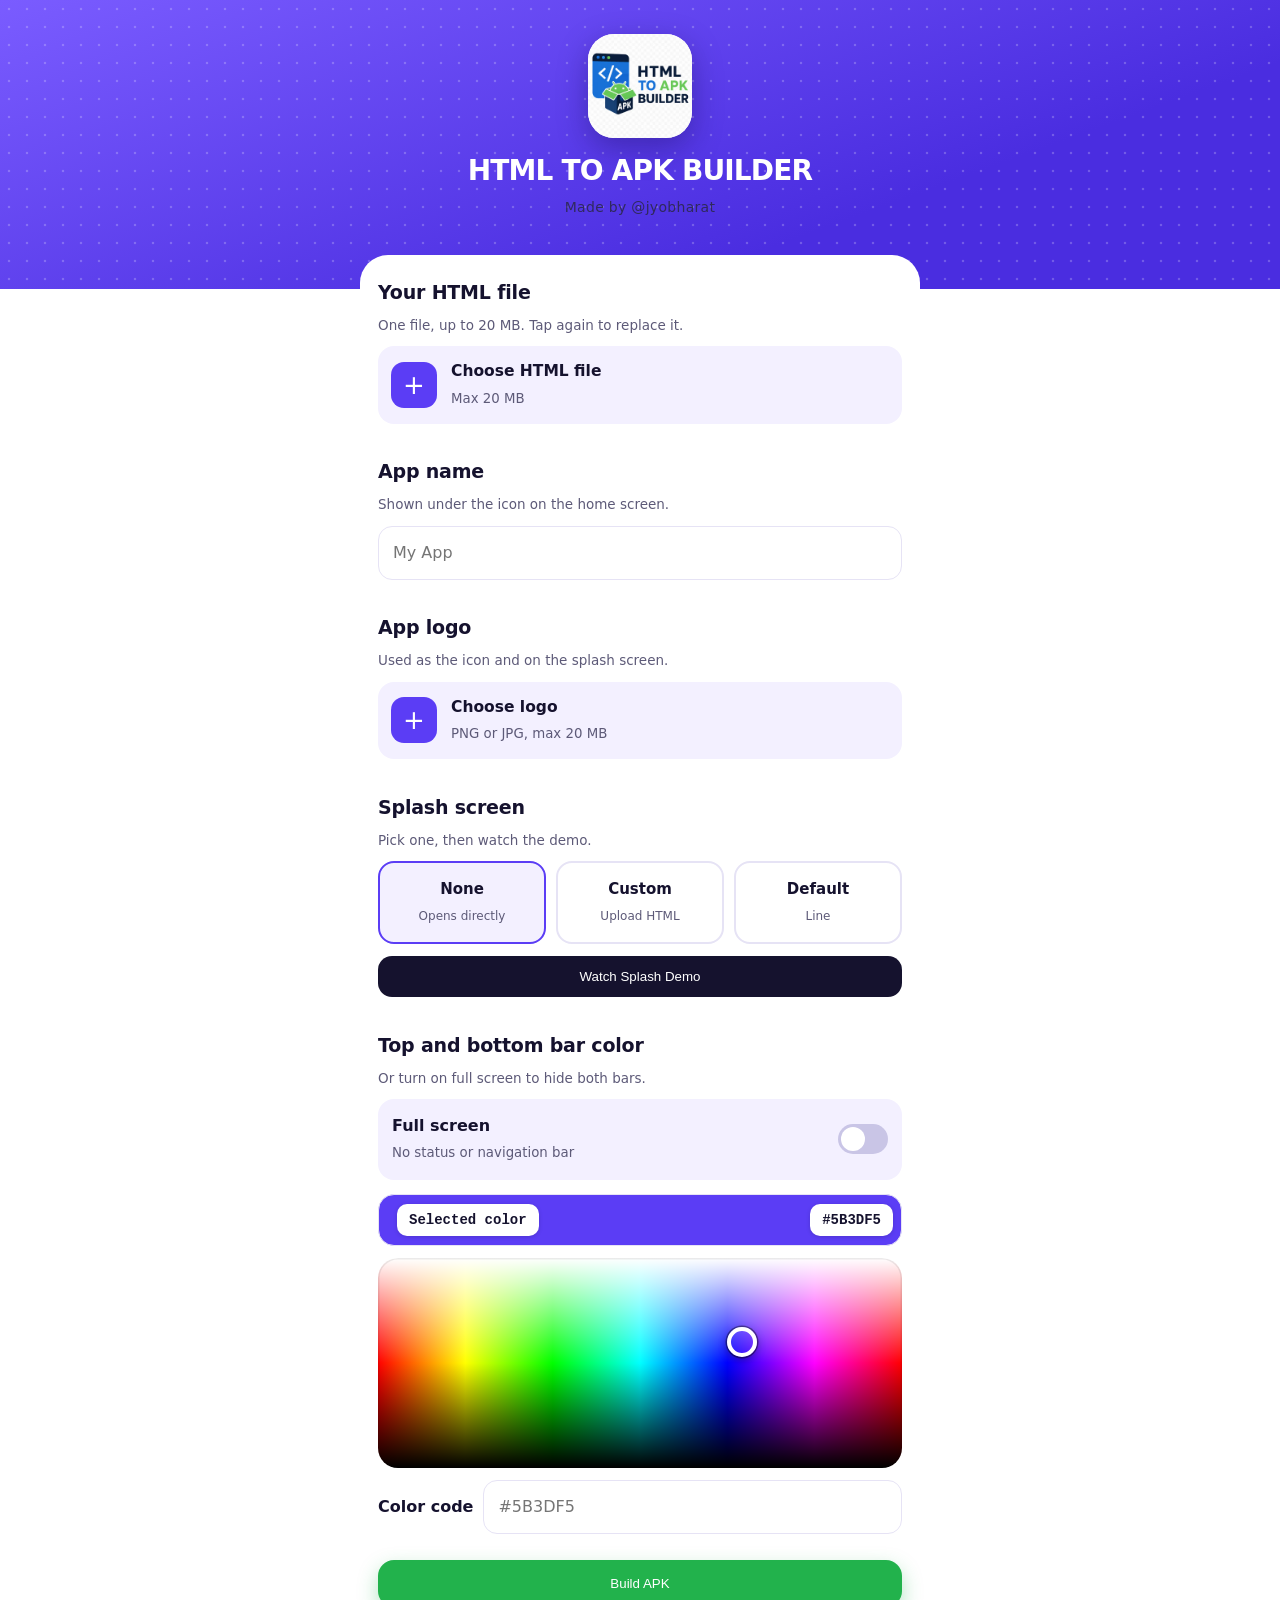
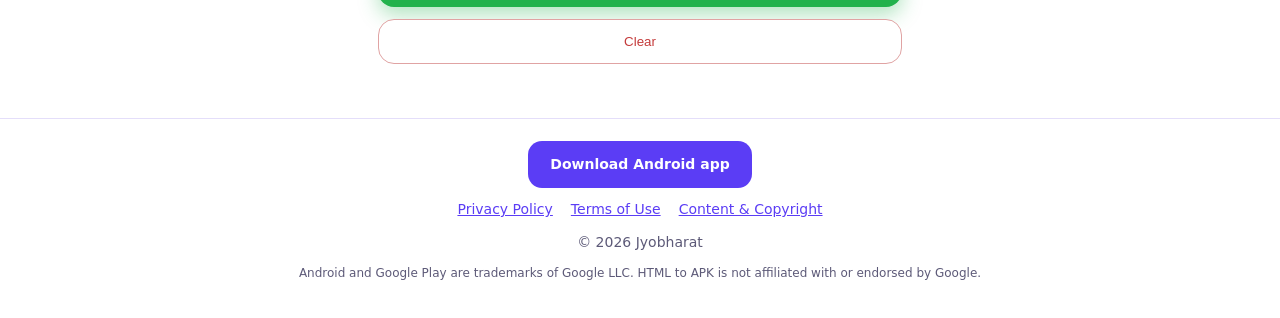
<file: index.html>
<!DOCTYPE html>
<html lang="en"><head><meta charset="utf-8">
<meta name="viewport" content="width=device-width,initial-scale=1,viewport-fit=cover">
<title>HTML TO APK BUILDER</title>
<style>
:root{--p:#5b3df5;--pd:#3b22c9;--ink:#14102e;--mut:#6b6788;--line:#e6e3f5;--soft:#f2f0fd;--g:#22b24c}
*{box-sizing:border-box;-webkit-tap-highlight-color:transparent}
html,body{margin:0}
body{font-family:system-ui,-apple-system,"Segoe UI",Roboto,sans-serif;color:var(--ink);background:#fff;min-height:100vh}
.top{background:radial-gradient(rgba(255,255,255,.22) 1.4px,transparent 1.6px) 0 0/18px 18px,linear-gradient(160deg,#7a5cff,#4a2de0 70%);padding:calc(env(safe-area-inset-top,0px) + 34px) 20px 70px;text-align:center;color:#fff}
.logo{width:104px;height:104px;border-radius:26px;background:#fff;margin:0 auto 16px;display:grid;place-items:center;box-shadow:0 10px 30px rgba(20,10,80,.35);overflow:hidden}
.logo img{width:100%;height:100%;object-fit:contain}
h1{font-size:26px;letter-spacing:.5px;margin:0;font-weight:800}
.by{margin:8px 0 0;font-size:14px;opacity:.85;letter-spacing:.3px}
.sheet{background:#fff;border-radius:28px 28px 0 0;margin-top:-34px;position:relative;padding:22px 18px calc(env(safe-area-inset-bottom,0px) + 30px);max-width:560px;margin-left:auto;margin-right:auto}
h2{font-size:18px;margin:26px 0 4px}h2:first-child{margin-top:0}
.sub{color:var(--mut);font-size:13.5px;margin:0 0 10px}
.pick{display:flex;align-items:center;gap:14px;width:100%;background:var(--soft);border:1.5px dashed transparent;border-radius:16px;padding:12px;font:inherit;color:inherit;text-align:left;cursor:pointer}
.pick .ic{width:46px;height:46px;border-radius:13px;background:var(--p);color:#fff;display:grid;place-items:center;font-size:26px;flex:none;overflow:hidden}
.pick .ic img{width:100%;height:100%;object-fit:cover}
.pick b{display:block;font-size:15.5px;word-break:break-all}.pick small{color:var(--mut)}
.pick.ok{border-color:var(--g);background:#eefaf1}.pick.ok .ic{background:var(--g)}
input[type=text]{width:100%;font:inherit;padding:13px 14px;border:1.5px solid var(--line);border-radius:14px;outline:none;color:var(--ink);background:#fff}
input[type=text]:focus{border-color:var(--p)}
.sp{display:grid;grid-template-columns:repeat(3,1fr);gap:10px}
.sp button{font:inherit;color:inherit;background:#fff;border:2px solid var(--line);border-radius:16px;padding:14px 6px;cursor:pointer;text-align:center}
.sp b{display:block;font-size:15px}.sp small{color:var(--mut);font-size:12px}
.sp button.on{border-color:var(--p);background:var(--soft)}
.demo{margin-top:12px;width:100%;padding:13px;border-radius:14px;border:0;background:var(--ink);color:#fff;font:600 15px inherit;cursor:pointer}
#cw{display:none;margin-top:12px}
.tg{display:flex;justify-content:space-between;align-items:center;background:var(--soft);border-radius:16px;padding:14px}
.tg b{display:block}.tg small{color:var(--mut)}
.sw{width:50px;height:30px;border-radius:30px;background:#c9c5e6;position:relative;border:0;cursor:pointer;flex:none}
.sw::after{content:"";position:absolute;top:3px;left:3px;width:24px;height:24px;border-radius:50%;background:#fff;transition:.2s}
.sw.on{background:var(--p)}.sw.on::after{left:23px}
#cs.off{opacity:.4;pointer-events:none}
.bar{display:flex;align-items:center;justify-content:space-between;height:52px;border-radius:16px;padding:0 8px 0 18px;margin-top:14px;border:1.5px solid var(--line);font-weight:600}
.bar span{background:#fff;color:var(--ink);border-radius:10px;padding:8px 12px;font:700 14px ui-monospace,Menlo,monospace;box-shadow:0 1px 4px rgba(0,0,0,.15)}
#pal{position:relative;height:210px;border-radius:20px;margin-top:12px;touch-action:none;cursor:crosshair;
background:linear-gradient(#fff,rgba(255,255,255,0) 50%,rgba(0,0,0,0) 50%,#000),linear-gradient(90deg,#f00,#ff0,#0f0,#0ff,#00f,#f0f,#f00);box-shadow:inset 0 0 0 1.5px rgba(0,0,0,.08)}
#dot{position:absolute;width:30px;height:30px;margin:-15px 0 0 -15px;border-radius:50%;border:4px solid #fff;box-shadow:0 0 0 1.5px rgba(0,0,0,.4),0 3px 8px rgba(0,0,0,.35);pointer-events:none}
.hx{display:flex;align-items:center;gap:10px;margin-top:12px}.hx label{font-weight:600;white-space:nowrap}
.build{margin-top:26px;width:100%;padding:16px;border:0;border-radius:16px;background:var(--g);color:#fff;font:800 17px inherit;cursor:pointer;box-shadow:0 8px 20px rgba(34,178,76,.35)}
.clear{margin-top:12px;width:100%;padding:14px;border-radius:16px;border:1.5px solid #e0a3a3;background:#fff;color:#c43b3b;font:700 15px inherit;cursor:pointer}
.toast{position:fixed;left:50%;bottom:30px;transform:translateX(-50%) translateY(30px);background:var(--ink);color:#fff;padding:12px 18px;border-radius:14px;opacity:0;transition:.25s;font-size:14px;z-index:60;max-width:90%;text-align:center}
.toast.s{opacity:1;transform:translateX(-50%)}
#md{position:fixed;inset:0;background:rgba(10,6,30,.88);z-index:50;display:none;align-items:center;justify-content:center;flex-direction:column;gap:12px}
#md.o{display:flex}
#st{width:458px;height:960px;transform-origin:center}
.ph{width:458px;height:960px;background:#1b1b1f;border-radius:70px;padding:14px;position:relative;box-shadow:0 0 0 3px #4a4a52,0 20px 60px #000}
.ph iframe{width:430px;height:932px;border:0;border-radius:56px;background:#fff;display:block}
.isl{position:absolute;top:26px;left:50%;transform:translateX(-50%);width:124px;height:36px;border-radius:20px;background:#000;z-index:2}
.hi{position:absolute;bottom:24px;left:50%;transform:translateX(-50%);width:150px;height:5px;border-radius:5px;background:#222;z-index:2;mix-blend-mode:difference;background:#fff}
.mb{display:flex;gap:10px;z-index:3}.mb button{padding:10px 20px;border-radius:12px;border:0;font:600 14px inherit;cursor:pointer}
</style><meta name="description" content="Turn any HTML file into an Android app. Choose a name, logo, splash screen and bar colors. No ads."></head><body>
<div class="top"><div class="logo"><img alt="" src="[data-uri]"></div><h1>HTML TO APK BUILDER</h1><p class="by">Made by @jyobharat</p></div>
<main class="sheet">
<h2>Your HTML file</h2><p class="sub">One file, up to 20 MB. Tap again to replace it.</p>
<button class="pick" id="bh"><span class="ic">+</span><span><b>Choose HTML file</b><small>Max 20 MB</small></span></button>
<input id="fh" type="file" accept=".html,.htm,text/html" hidden>
<h2>App name</h2><p class="sub">Shown under the icon on the home screen.</p>
<input type="text" id="nm" placeholder="My App" maxlength="40">
<h2>App logo</h2><p class="sub">Used as the icon and on the splash screen.</p>
<button class="pick" id="bl"><span class="ic" id="li">+</span><span><b>Choose logo</b><small>PNG or JPG, max 20 MB</small></span></button>
<input id="fl" type="file" accept="image/*" hidden>
<h2>Splash screen</h2><p class="sub">Pick one, then watch the demo.</p>
<div class="sp" id="sp"><button data-v="none" class="on"><b>None</b><small>Opens directly</small></button><button data-v="custom"><b>Custom</b><small>Upload HTML</small></button><button data-v="default"><b>Default</b><small>Line</small></button></div>
<div id="cw"><button class="pick" id="bs"><span class="ic">+</span><span><b>Choose splash HTML</b><small>Max 20 MB</small></span></button><input id="fs" type="file" accept=".html,.htm,text/html" hidden></div>
<button class="demo" id="wd">Watch Splash Demo</button>
<h2>Top and bottom bar color</h2><p class="sub">Or turn on full screen to hide both bars.</p>
<div class="tg"><span><b>Full screen</b><small>No status or navigation bar</small></span><button class="sw" id="fs2" aria-label="Full screen"></button></div>
<div id="cs"><div class="bar" id="bar"><span id="bt">Selected color</span><span id="cc">#5B3DF5</span></div>
<div id="pal"><div id="dot"></div></div>
<div class="hx"><label for="hi">Color code</label><input type="text" id="hi" placeholder="#5B3DF5" maxlength="7" autocapitalize="characters" spellcheck="false"></div></div>
<button class="build" id="bb">Build APK</button>
<button class="clear" id="cl">Clear</button>
</main>
<div id="md"><div id="st"><div class="ph"><div class="isl"></div><iframe id="fr" sandbox="allow-scripts"></iframe><div class="hi"></div></div></div><div class="mb"><button id="rp" style="background:#fff">Replay</button><button id="cx" style="background:var(--p);color:#fff">Close</button></div></div>
<div class="toast" id="ts"></div>
<script>
const $=i=>document.getElementById(i),MAX=20*1024*1024;
const S={html:null,htmlName:'',logo:null,splash:'none',sHtml:null,full:false,color:'#5B3DF5',name:''};
let tt;function toast(m){const t=$('ts');t.textContent=m;t.className='toast s';clearTimeout(tt);tt=setTimeout(()=>t.className='toast',2600)}
const rd=(f,u)=>new Promise(r=>{const x=new FileReader();x.onload=()=>r(x.result);u?x.readAsDataURL(f):x.readAsText(f)});
function ok(f,re,m){if(!f)return 0;if(f.size>MAX){toast('File is too big. Max 20 MB.');return 0}if(!re.test(f.name)&&!re.test(f.type)){toast(m);return 0}return 1}
$('bh').onclick=()=>{$('fh').value='';$('fh').click()};
$('fh').onchange=async e=>{const f=e.target.files[0];if(!ok(f,/\.html?$|text\/html/i,'Please choose an .html file.'))return;S.html=await rd(f);S.htmlName=f.name;paint()};
$('bl').onclick=()=>{$('fl').value='';$('fl').click()};
$('fl').onchange=async e=>{const f=e.target.files[0];if(!ok(f,/^image\/|\.(png|jpe?g)$/i,'Please choose an image.'))return;S.logo=await rd(f,1);paint()};
$('bs').onclick=()=>{$('fs').value='';$('fs').click()};
$('fs').onchange=async e=>{const f=e.target.files[0];if(!ok(f,/\.html?$|text\/html/i,'Please choose an .html file.'))return;S.sHtml=await rd(f);S.sName=f.name;paint()};
$('nm').oninput=e=>S.name=e.target.value;
$('sp').onclick=e=>{const b=e.target.closest('button');if(!b)return;S.splash=b.dataset.v;paint()};
$('fs2').onclick=()=>{S.full=!S.full;paint()};
function paint(){
 const h=$('bh');h.classList.toggle('ok',!!S.html);h.querySelector('.ic').textContent=S.html?'✓':'+';h.querySelector('b').textContent=S.html?S.htmlName:'Choose HTML file';h.querySelector('small').textContent=S.html?'Tap to replace':'Max 20 MB';
 const l=$('bl');l.classList.toggle('ok',!!S.logo);$('li').innerHTML=S.logo?'<img src="'+S.logo+'">':'+';l.querySelector('b').textContent=S.logo?'Logo added':'Choose logo';l.querySelector('small').textContent=S.logo?'Tap to replace':'PNG or JPG, max 20 MB';
 document.querySelectorAll('#sp button').forEach(b=>b.classList.toggle('on',b.dataset.v===S.splash));
 $('cw').style.display=S.splash==='custom'?'block':'none';
 const s=$('bs');s.classList.toggle('ok',!!S.sHtml);s.querySelector('.ic').textContent=S.sHtml?'✓':'+';s.querySelector('b').textContent=S.sHtml?S.sName:'Choose splash HTML';s.querySelector('small').textContent=S.sHtml?'Tap to replace':'Max 20 MB';
 $('fs2').classList.toggle('on',S.full);$('cs').classList.toggle('off',S.full);
 $('bar').style.background=S.color;$('cc').textContent=S.color;
 const lum=lumOf(S.color);$('bt').textContent='Selected color';$('bar').style.color=lum>.55?'#14102e':'#fff';
}
function lumOf(h){const n=parseInt(h.slice(1),16);return(.299*(n>>16)+.587*((n>>8)&255)+.114*(n&255))/255}
/* color picker: x = hue, y = light→dark */
const pal=$('pal'),dot=$('dot');
function hsl2hex(h,s,l){s/=100;l/=100;const a=s*Math.min(l,1-l),f=n=>{const k=(n+h/30)%12;return Math.round(255*(l-a*Math.max(-1,Math.min(k-3,9-k,1))))};return'#'+[f(0),f(8),f(4)].map(v=>v.toString(16).padStart(2,'0')).join('').toUpperCase()}
function hex2hsl(hex){const n=parseInt(hex.slice(1),16),r=(n>>16)/255,g=((n>>8)&255)/255,b=(n&255)/255,mx=Math.max(r,g,b),mn=Math.min(r,g,b),l=(mx+mn)/2,d=mx-mn;let h=0;if(d){h=mx===r?((g-b)/d)%6:mx===g?(b-r)/d+2:(r-g)/d+4;h*=60;if(h<0)h+=360}return[h,l]}
function moveDot(hex){const[h,l]=hex2hsl(hex);dot.style.left=(h/360*100)+'%';dot.style.top=((1-l)*100)+'%'}
function fromPt(e){const r=pal.getBoundingClientRect(),x=Math.max(0,Math.min(1,(e.clientX-r.left)/r.width)),y=Math.max(0,Math.min(1,(e.clientY-r.top)/r.height));
 dot.style.left=x*100+'%';dot.style.top=y*100+'%';
 const l=1-y;let c;if(l>.5){const t=(l-.5)*2;/* mix with white */c=hsl2hex(x*359.9,100,50+50*t)}else{c=hsl2hex(x*359.9,100,50*l*2)}
 S.color=c;$('hi').value=c;paint()}
let drag=0;pal.onpointerdown=e=>{drag=1;pal.setPointerCapture(e.pointerId);fromPt(e)};pal.onpointermove=e=>drag&&fromPt(e);pal.onpointerup=()=>drag=0;
$('hi').oninput=e=>{let v=e.target.value.trim().toUpperCase();if(v&&v[0]!=='#')v='#'+v;e.target.value=v;
 if(/^#[0-9A-F]{3}$/.test(v))v='#'+v.slice(1).split('').map(c=>c+c).join('');
 if(/^#[0-9A-F]{6}$/.test(v)){S.color=v;moveDot(v);paint()}};
/* splash demo */
function dflt(){const L=S.logo?'<img src="'+S.logo+'" style="width:110px;height:110px;border-radius:26px;object-fit:cover">':'<div style="width:110px;height:110px;border-radius:26px;background:'+S.color+';color:#fff;display:grid;place-items:center;font:800 48px system-ui">'+((S.name||'A')[0]).toUpperCase()+'</div>';
 return '<body style="margin:0;height:100vh;background:#fff;display:flex;flex-direction:column;align-items:center;justify-content:center;font-family:system-ui;gap:20px">'+L+'<div style="font:700 22px system-ui;color:#14102e">'+esc(S.name||'My App')+'</div><div style="width:120px;height:4px;border-radius:4px;background:#ececf5;overflow:hidden;margin-top:14px"><i style="display:block;height:100%;width:100%;background:'+S.color+';border-radius:4px;animation:l 2s ease-in-out forwards;transform:translateX(-100%)"></i></div><style>@keyframes l{to{transform:none}}</style></body>'}
const esc=s=>s.replace(/[&<>"]/g,c=>({'&':'&amp;','<':'&lt;','>':'&gt;','"':'&quot;'}[c]));
const bars=()=>S.full?'':'<div style="position:fixed;top:0;left:0;right:0;height:50px;background:'+S.color+';z-index:9"></div>';
let dt;
function main(){const h=S.html||'<body style="font-family:system-ui;display:grid;place-items:center;height:100vh;text-align:center;color:#6b6788;margin:0"><p>Your HTML app will open here.<br>Upload an HTML file first.</p></body>';return h}
function play(){clearTimeout(dt);const f=$('fr');
 if(S.splash==='none'){f.srcdoc=main();return}
 if(S.splash==='custom'&&!S.sHtml){f.srcdoc='<body style="font-family:system-ui;display:grid;place-items:center;height:100vh;color:#6b6788;text-align:center;margin:0"><p>Upload your splash HTML<br>to see it here.</p></body>';return}
 f.srcdoc=S.splash==='custom'?S.sHtml:dflt();dt=setTimeout(()=>f.srcdoc=main(),S.splash==='custom'?3500:2400)}
function fit(){const k=Math.min(1,(innerHeight-90)/960,(innerWidth-20)/458);$('st').style.transform='scale('+k+')';$('st').style.margin=(960*(k-1)/2)+'px '+(458*(k-1)/2)+'px'}
$('wd').onclick=()=>{$('md').classList.add('o');fit();play()};
$('rp').onclick=play;$('cx').onclick=()=>{clearTimeout(dt);$('md').classList.remove('o');$('fr').srcdoc=''};
addEventListener('resize',fit);
/* build + clear */
$('bb').onclick=()=>{
 if(!S.html)return toast('Choose your HTML file first.');
 if(!S.name.trim())return toast('Enter an app name.');
 if(S.splash==='custom'&&!S.sHtml)return toast('Choose your splash HTML.');
 const cfg={html:S.html,appName:S.name.trim(),logo:S.logo,splash:S.splash,splashHtml:S.splash==='custom'?S.sHtml:null,fullScreen:S.full,barColor:S.full?null:S.color};
 if(window.HtmlToApk&&window.HtmlToApk.build){window.HtmlToApk.build(cfg);toast('Building your APK…')}
 else{window.dispatchEvent(new CustomEvent('build-apk',{detail:cfg}));toast('Build started…')}};
$('cl').onclick=()=>{clearTimeout(dt);Object.assign(S,{html:null,htmlName:'',logo:null,splash:'none',sHtml:null,sName:'',full:false,color:'#5B3DF5',name:''});
 ['fh','fl','fs'].forEach(i=>$(i).value='');$('nm').value='';$('hi').value='';moveDot(S.color);paint();toast('Everything cleared.')};
moveDot(S.color);paint();
</script>
<style>
#xo{position:fixed;inset:0;z-index:70;display:none;align-items:flex-end;justify-content:center;background:rgba(20,16,46,.55)}
#xo.o{display:flex}
.xb{width:100%;max-width:560px;background:#fff;border-radius:28px 28px 0 0;padding:26px 20px calc(env(safe-area-inset-bottom,0px) + 22px);text-align:center}
.xb [hidden]{display:none!important}
.xb h3{margin:12px 0 4px;font-size:18px;word-break:break-word}
.xb p{margin:0;color:var(--mut);font-size:13.5px}
.xr{width:42px;height:42px;margin:0 auto;border:4px solid var(--soft);border-top-color:var(--p);border-radius:50%;animation:xs .9s linear infinite}
@keyframes xs{to{transform:rotate(1turn)}}
.xp{height:8px;background:var(--soft);border-radius:8px;overflow:hidden;margin:14px 0 6px}
.xp i{display:block;height:100%;width:0;background:var(--p);transition:width .2s}
.xk{width:58px;height:58px;margin:0 auto;border-radius:50%;background:var(--g);color:#fff;display:grid;place-items:center;font-size:30px;font-weight:800}
.xk.e{background:#e5484d}
.xa{display:grid;grid-template-columns:1fr 1fr;gap:10px;margin:16px 0 6px}
.xa button{padding:14px;border:0;border-radius:14px;font:700 15px inherit;cursor:pointer;background:var(--p);color:#fff}
.xa button+button{background:var(--soft);color:var(--ink)}
.xg{margin-top:6px;background:none;border:0;color:var(--mut);font:600 14px inherit;padding:10px;cursor:pointer}
</style>
<div id="xo"><div class="xb">
 <div id="xp1"><div class="xr"></div><h3 id="xm">Starting...</h3><div class="xp"><i id="xf"></i></div><p id="xn">0%</p></div>
 <div id="xd" hidden><div class="xk">&#10003;</div><h3 id="xk2"></h3><p id="xz"></p><div class="xa"><button id="xdl">Download</button><button id="xsh">Share</button></div><button class="xg" id="xc1">Done</button></div>
 <div id="xe" hidden><div class="xk e">!</div><h3 id="xem"></h3><a class="xg" href="html-to-apk.apk" download style="display:block;text-decoration:none">Download Android app</a><button class="xg" id="xc2">Close</button></div>
</div></div>
<script>
/* Engine bridge: connects this UI to the Android "ApkEngine" (inside the HTML to APK app) */
(function(){
 const g=i=>document.getElementById(i);let busy=false;
 const view=v=>['xp1','xd','xe'].forEach(x=>g(x).hidden=x!==v);
 const show=v=>{g('xo').classList.add('o');view(v)};
 const hide=()=>{g('xo').classList.remove('o');busy=false};
 const eng=()=>window.ApkEngine&&window.ApkEngine.build?window.ApkEngine:null;
 window.onBuildProgress=(p,m)=>{g('xf').style.width=p+'%';g('xn').textContent=Math.round(p)+'%';if(m)g('xm').textContent=m};
 window.onBuildDone=sz=>{busy=false;g('xk2').textContent=(S.name.trim()||'App')+'.apk';g('xz').textContent=sz?(sz/1048576).toFixed(2)+' MB':'';view('xd')};
 window.onBuildError=m=>{busy=false;g('xem').textContent=m||'The build failed. Please try again.';view('xe')};
 g('xc1').onclick=g('xc2').onclick=hide;
 g('xdl').onclick=()=>{if(window.ApkEngine)window.ApkEngine.download()};
 g('xsh').onclick=()=>{if(window.ApkEngine)window.ApkEngine.share()};
 const b64=s=>{const u=new TextEncoder().encode(s);let r='';for(let i=0;i<u.length;i+=32768)r+=String.fromCharCode.apply(null,u.subarray(i,i+32768));return btoa(r)};
 const small=(url,max)=>new Promise(res=>{if(!url)return res('');const im=new Image();
  im.onload=()=>{const k=Math.min(1,max/Math.max(im.width,im.height)),c=document.createElement('canvas');
   c.width=Math.max(1,Math.round(im.width*k));c.height=Math.max(1,Math.round(im.height*k));
   c.getContext('2d').drawImage(im,0,0,c.width,c.height);res(c.toDataURL('image/png'))};
  im.onerror=()=>res(url);im.src=url});
 window.HtmlToApk={build:async cfg=>{
  if(busy)return;busy=true;show('xp1');onBuildProgress(2,'Preparing...');
  if(!eng()){setTimeout(()=>onBuildError('Building directly in the browser is not available yet. Download the Android app to create your APK now.'),600);return}
  try{
   const logo=await small(cfg.logo,512);let sh='';
   if(cfg.splash==='default'){const old=S.logo;S.logo=logo||null;sh=dflt();S.logo=old}
   else if(cfg.splash==='custom')sh=cfg.splashHtml||'';
   const bar=cfg.fullScreen?'#FFFFFF':cfg.barColor;
   const c={appName:cfg.appName,fullscreen:!!cfg.fullScreen,statusColor:bar,navColor:bar,
            splash:sh?'html':'none',splashMs:cfg.splash==='custom'?3500:2400,splashHtml:sh?b64(sh):''};
   window.ApkEngine.build(JSON.stringify(c),b64(cfg.html),logo?logo.split(',')[1]:'');
  }catch(e){onBuildError(String(e))}
 }};
})();
</script>

<footer class="sf"><a class="dl" href="html-to-apk.apk" download>Download Android app</a>
<nav><a href="privacy.html">Privacy Policy</a><a href="terms.html">Terms of Use</a><a href="content-policy.html">Content &amp; Copyright</a></nav>
&copy; 2026 Jyobharat<small>Android and Google Play are trademarks of Google LLC. HTML to APK is not affiliated with or endorsed by Google.</small></footer>
<link rel="stylesheet" href="site.css"><style>footer.sf{background:#fff;margin-top:24px}</style><script src="site.js"></script>
</body></html>
</file>
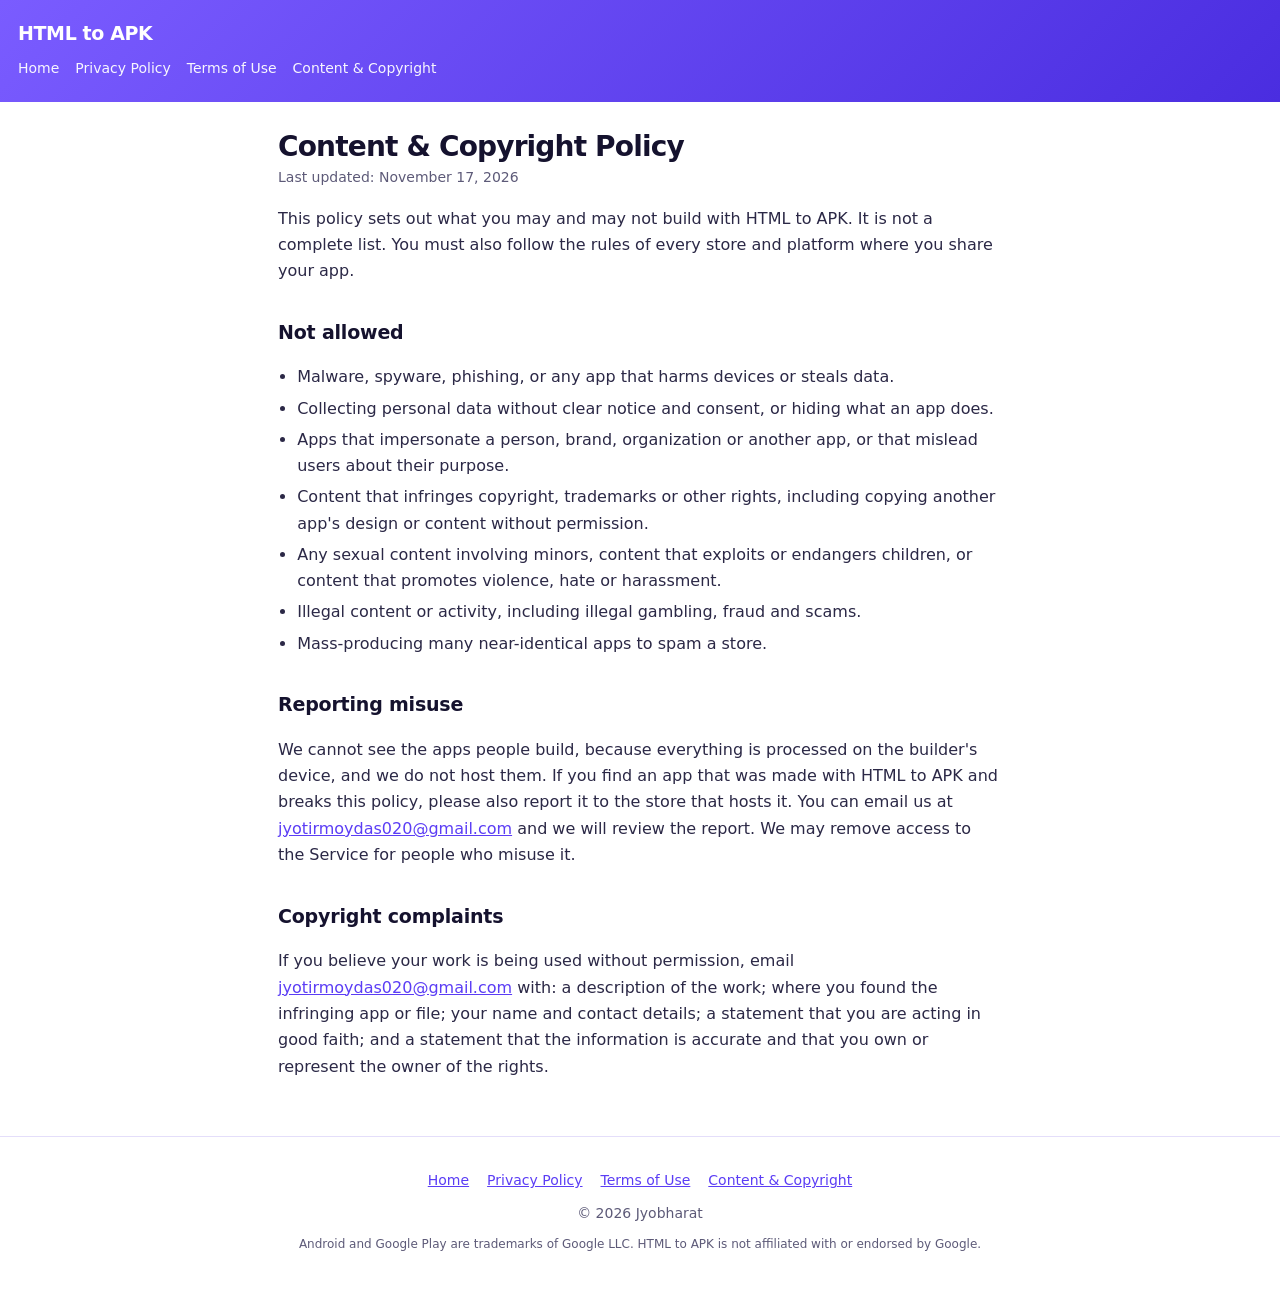
<file: content-policy.html>
<!DOCTYPE html>
<html lang="en"><head><meta charset="utf-8"><meta name="viewport" content="width=device-width,initial-scale=1">
<title>Content &amp; Copyright Policy | HTML to APK</title><meta name="description" content="What you may not build with HTML to APK, and how to report misuse or copyright problems."><link rel="stylesheet" href="site.css"></head>
<body><header class="sh"><a href="index.html"><b>HTML to APK</b></a><nav><a href="index.html">Home</a><a href="privacy.html">Privacy Policy</a><a href="terms.html">Terms of Use</a><a href="content-policy.html">Content &amp; Copyright</a></nav></header>
<main><h1>Content &amp; Copyright Policy</h1><p class="meta">Last updated: November 17, 2026</p>

<p>This policy sets out what you may and may not build with HTML to APK. It is not a complete list. You must also follow the rules of every store and platform where you share your app.</p>

<h2>Not allowed</h2>
<ul>
<li>Malware, spyware, phishing, or any app that harms devices or steals data.</li>
<li>Collecting personal data without clear notice and consent, or hiding what an app does.</li>
<li>Apps that impersonate a person, brand, organization or another app, or that mislead users about their purpose.</li>
<li>Content that infringes copyright, trademarks or other rights, including copying another app's design or content without permission.</li>
<li>Any sexual content involving minors, content that exploits or endangers children, or content that promotes violence, hate or harassment.</li>
<li>Illegal content or activity, including illegal gambling, fraud and scams.</li>
<li>Mass-producing many near-identical apps to spam a store.</li>
</ul>

<h2>Reporting misuse</h2>
<p>We cannot see the apps people build, because everything is processed on the builder's device, and we do not host them. If you find an app that was made with HTML to APK and breaks this policy, please also report it to the store that hosts it. You can email us at <a class="em" href="mailto:jyotirmoydas020@gmail.com">jyotirmoydas020@gmail.com</a> and we will review the report. We may remove access to the Service for people who misuse it.</p>

<h2>Copyright complaints</h2>
<p>If you believe your work is being used without permission, email <a class="em" href="mailto:jyotirmoydas020@gmail.com">jyotirmoydas020@gmail.com</a> with: a description of the work; where you found the infringing app or file; your name and contact details; a statement that you are acting in good faith; and a statement that the information is accurate and that you own or represent the owner of the rights.</p>
</main>
<footer class="sf"><nav><a href="index.html">Home</a><a href="privacy.html">Privacy Policy</a><a href="terms.html">Terms of Use</a><a href="content-policy.html">Content &amp; Copyright</a></nav>&copy; 2026 Jyobharat<small>Android and Google Play are trademarks of Google LLC. HTML to APK is not affiliated with or endorsed by Google.</small></footer>
<script src="site.js"></script></body></html>
</file>
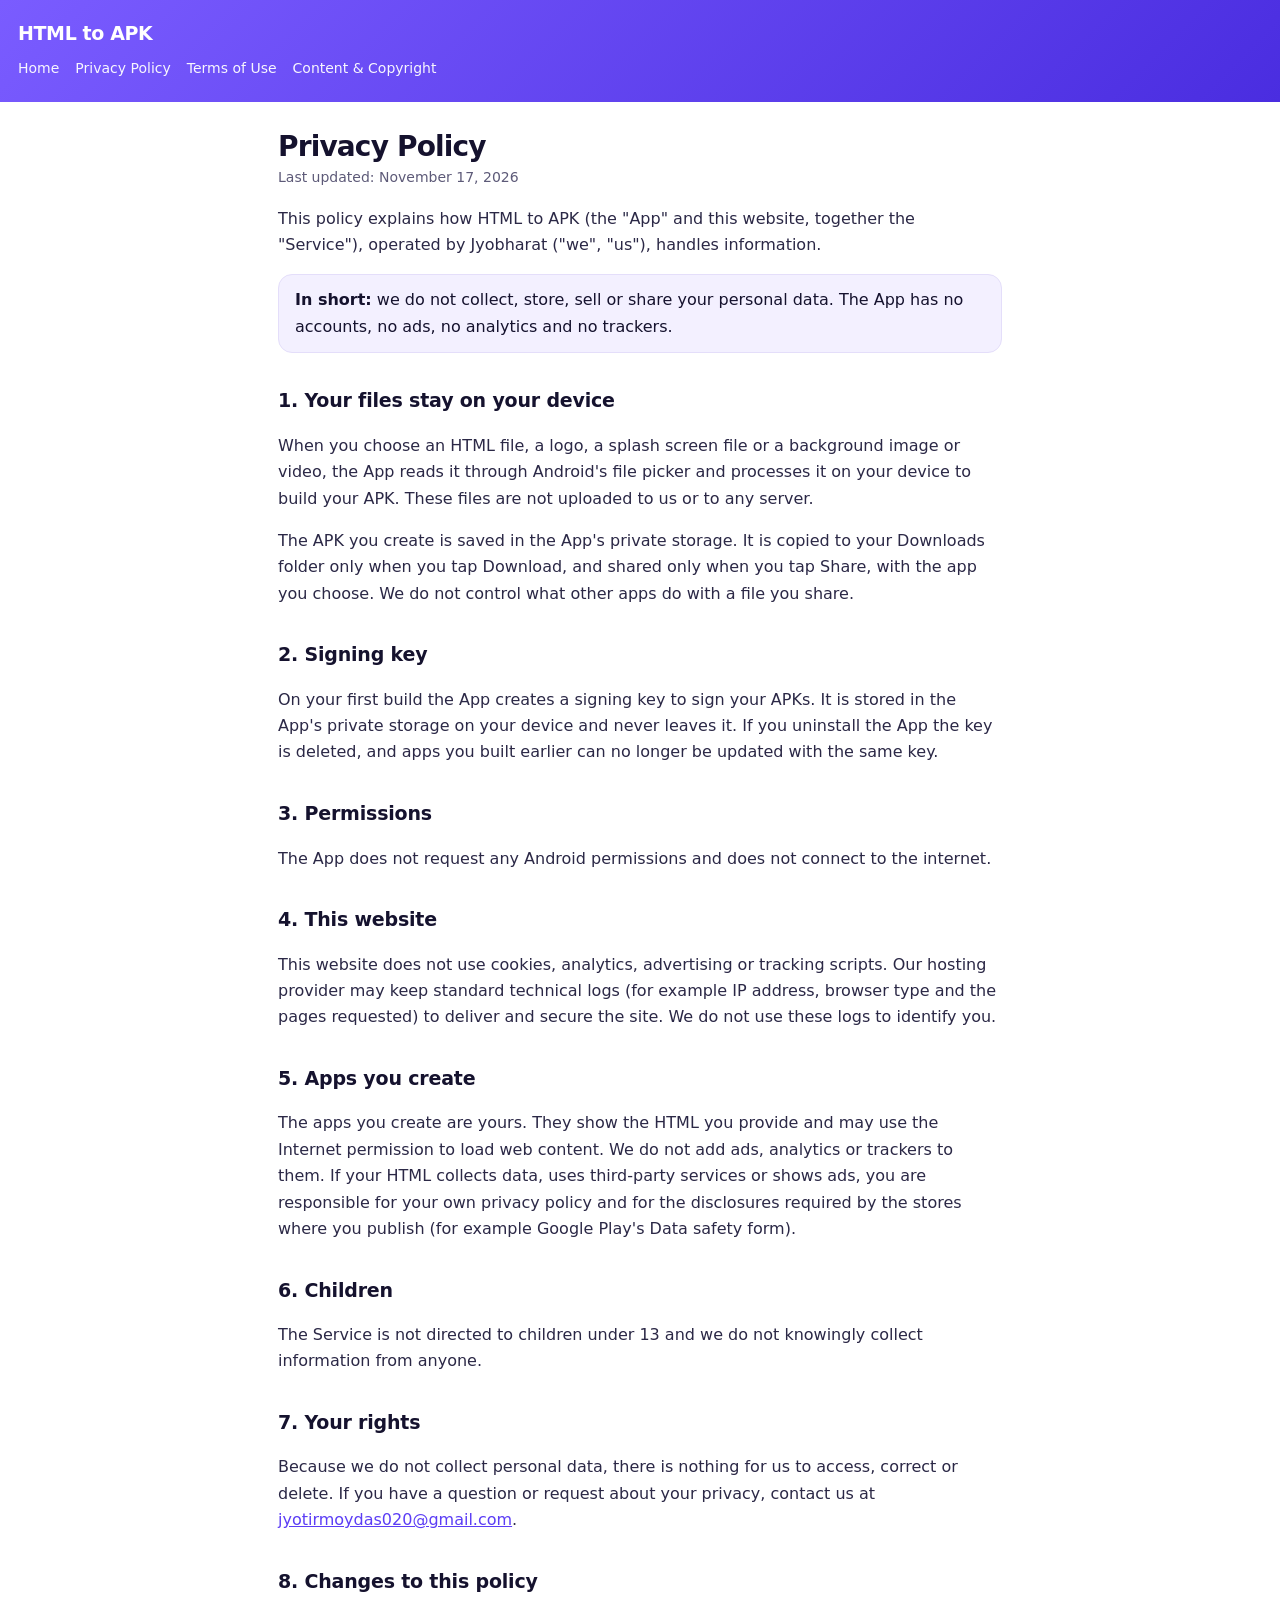
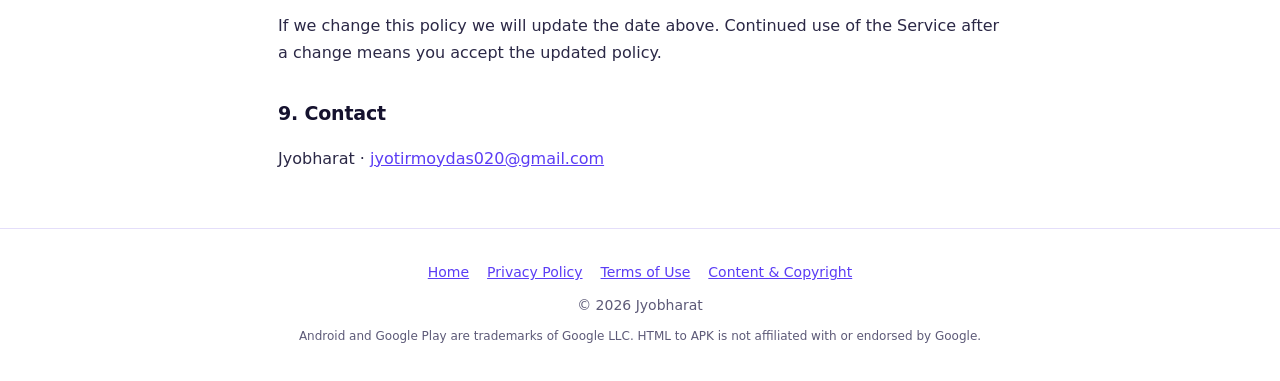
<file: privacy.html>
<!DOCTYPE html>
<html lang="en"><head><meta charset="utf-8"><meta name="viewport" content="width=device-width,initial-scale=1">
<title>Privacy Policy | HTML to APK</title><meta name="description" content="How HTML to APK handles your information: we do not collect personal data."><link rel="stylesheet" href="site.css"></head>
<body><header class="sh"><a href="index.html"><b>HTML to APK</b></a><nav><a href="index.html">Home</a><a href="privacy.html">Privacy Policy</a><a href="terms.html">Terms of Use</a><a href="content-policy.html">Content &amp; Copyright</a></nav></header>
<main><h1>Privacy Policy</h1><p class="meta">Last updated: November 17, 2026</p>

<p>This policy explains how HTML to APK (the "App" and this website, together the "Service"), operated by Jyobharat ("we", "us"), handles information.</p>
<div class="box"><b>In short:</b> we do not collect, store, sell or share your personal data. The App has no accounts, no ads, no analytics and no trackers.</div>

<h2>1. Your files stay on your device</h2>
<p>When you choose an HTML file, a logo, a splash screen file or a background image or video, the App reads it through Android's file picker and processes it on your device to build your APK. These files are not uploaded to us or to any server.</p>
<p>The APK you create is saved in the App's private storage. It is copied to your Downloads folder only when you tap Download, and shared only when you tap Share, with the app you choose. We do not control what other apps do with a file you share.</p>

<h2>2. Signing key</h2>
<p>On your first build the App creates a signing key to sign your APKs. It is stored in the App's private storage on your device and never leaves it. If you uninstall the App the key is deleted, and apps you built earlier can no longer be updated with the same key.</p>

<h2>3. Permissions</h2>
<p>The App does not request any Android permissions and does not connect to the internet.</p>

<h2>4. This website</h2>
<p>This website does not use cookies, analytics, advertising or tracking scripts. Our hosting provider may keep standard technical logs (for example IP address, browser type and the pages requested) to deliver and secure the site. We do not use these logs to identify you.</p>

<h2>5. Apps you create</h2>
<p>The apps you create are yours. They show the HTML you provide and may use the Internet permission to load web content. We do not add ads, analytics or trackers to them. If your HTML collects data, uses third-party services or shows ads, you are responsible for your own privacy policy and for the disclosures required by the stores where you publish (for example Google Play's Data safety form).</p>

<h2>6. Children</h2>
<p>The Service is not directed to children under 13 and we do not knowingly collect information from anyone.</p>

<h2>7. Your rights</h2>
<p>Because we do not collect personal data, there is nothing for us to access, correct or delete. If you have a question or request about your privacy, contact us at <a class="em" href="mailto:jyotirmoydas020@gmail.com">jyotirmoydas020@gmail.com</a>.</p>

<h2>8. Changes to this policy</h2>
<p>If we change this policy we will update the date above. Continued use of the Service after a change means you accept the updated policy.</p>

<h2>9. Contact</h2>
<p>Jyobharat &middot; <a class="em" href="mailto:jyotirmoydas020@gmail.com">jyotirmoydas020@gmail.com</a></p>
</main>
<footer class="sf"><nav><a href="index.html">Home</a><a href="privacy.html">Privacy Policy</a><a href="terms.html">Terms of Use</a><a href="content-policy.html">Content &amp; Copyright</a></nav>&copy; 2026 Jyobharat<small>Android and Google Play are trademarks of Google LLC. HTML to APK is not affiliated with or endorsed by Google.</small></footer>
<script src="site.js"></script></body></html>
</file>
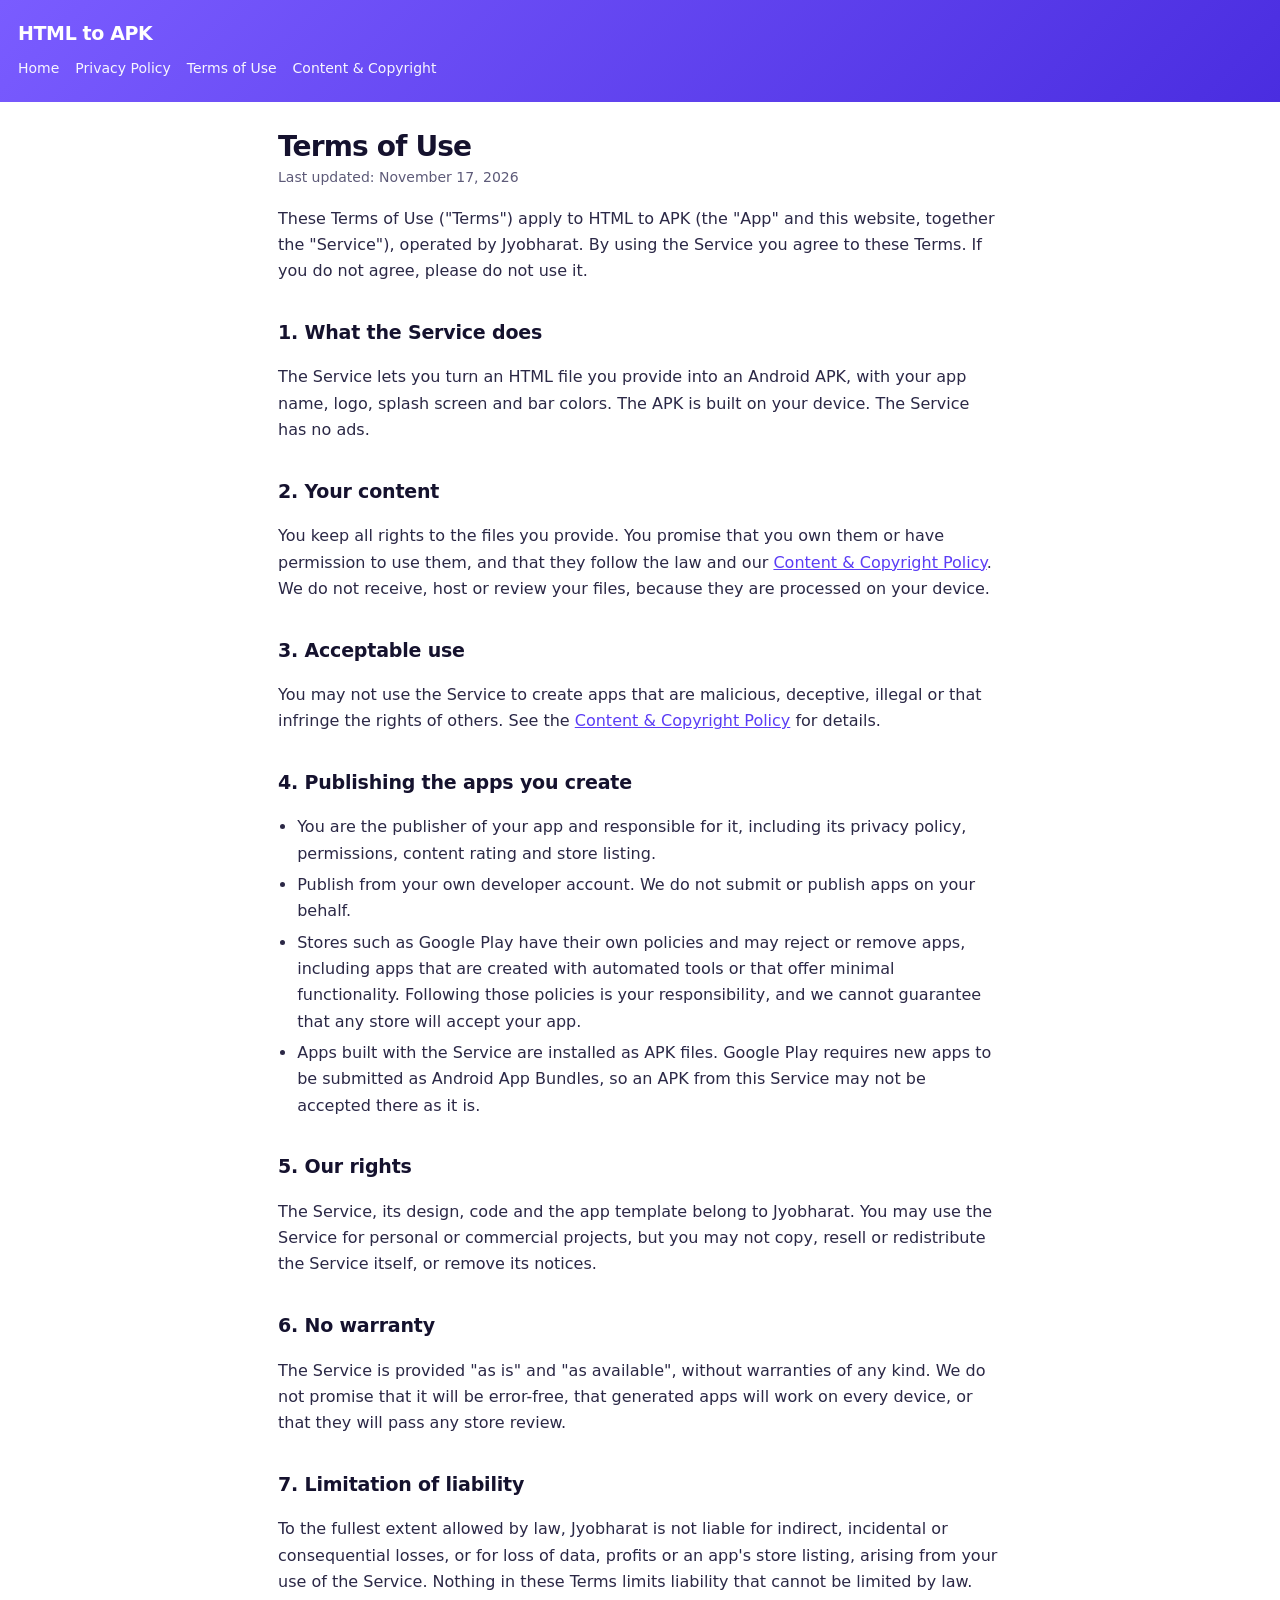
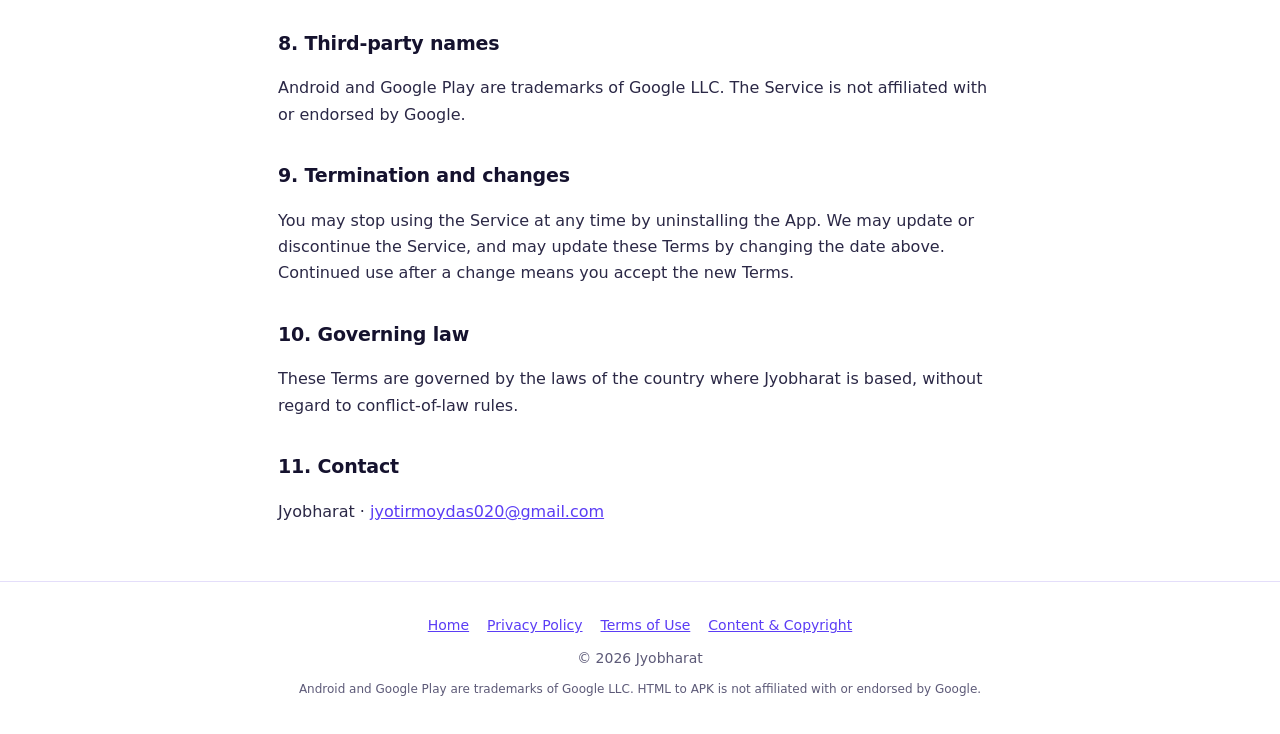
<file: terms.html>
<!DOCTYPE html>
<html lang="en"><head><meta charset="utf-8"><meta name="viewport" content="width=device-width,initial-scale=1">
<title>Terms of Use | HTML to APK</title><meta name="description" content="The terms for using HTML to APK, a tool that turns your HTML file into an Android app."><link rel="stylesheet" href="site.css"></head>
<body><header class="sh"><a href="index.html"><b>HTML to APK</b></a><nav><a href="index.html">Home</a><a href="privacy.html">Privacy Policy</a><a href="terms.html">Terms of Use</a><a href="content-policy.html">Content &amp; Copyright</a></nav></header>
<main><h1>Terms of Use</h1><p class="meta">Last updated: November 17, 2026</p>

<p>These Terms of Use ("Terms") apply to HTML to APK (the "App" and this website, together the "Service"), operated by Jyobharat. By using the Service you agree to these Terms. If you do not agree, please do not use it.</p>

<h2>1. What the Service does</h2>
<p>The Service lets you turn an HTML file you provide into an Android APK, with your app name, logo, splash screen and bar colors. The APK is built on your device. The Service has no ads.</p>

<h2>2. Your content</h2>
<p>You keep all rights to the files you provide. You promise that you own them or have permission to use them, and that they follow the law and our <a href="content-policy.html">Content &amp; Copyright Policy</a>. We do not receive, host or review your files, because they are processed on your device.</p>

<h2>3. Acceptable use</h2>
<p>You may not use the Service to create apps that are malicious, deceptive, illegal or that infringe the rights of others. See the <a href="content-policy.html">Content &amp; Copyright Policy</a> for details.</p>

<h2>4. Publishing the apps you create</h2>
<ul>
<li>You are the publisher of your app and responsible for it, including its privacy policy, permissions, content rating and store listing.</li>
<li>Publish from your own developer account. We do not submit or publish apps on your behalf.</li>
<li>Stores such as Google Play have their own policies and may reject or remove apps, including apps that are created with automated tools or that offer minimal functionality. Following those policies is your responsibility, and we cannot guarantee that any store will accept your app.</li>
<li>Apps built with the Service are installed as APK files. Google Play requires new apps to be submitted as Android App Bundles, so an APK from this Service may not be accepted there as it is.</li>
</ul>

<h2>5. Our rights</h2>
<p>The Service, its design, code and the app template belong to Jyobharat. You may use the Service for personal or commercial projects, but you may not copy, resell or redistribute the Service itself, or remove its notices.</p>

<h2>6. No warranty</h2>
<p>The Service is provided "as is" and "as available", without warranties of any kind. We do not promise that it will be error-free, that generated apps will work on every device, or that they will pass any store review.</p>

<h2>7. Limitation of liability</h2>
<p>To the fullest extent allowed by law, Jyobharat is not liable for indirect, incidental or consequential losses, or for loss of data, profits or an app's store listing, arising from your use of the Service. Nothing in these Terms limits liability that cannot be limited by law.</p>

<h2>8. Third-party names</h2>
<p>Android and Google Play are trademarks of Google LLC. The Service is not affiliated with or endorsed by Google.</p>

<h2>9. Termination and changes</h2>
<p>You may stop using the Service at any time by uninstalling the App. We may update or discontinue the Service, and may update these Terms by changing the date above. Continued use after a change means you accept the new Terms.</p>

<h2>10. Governing law</h2>
<p>These Terms are governed by the laws of the country where Jyobharat is based, without regard to conflict-of-law rules.</p>

<h2>11. Contact</h2>
<p>Jyobharat &middot; <a class="em" href="mailto:jyotirmoydas020@gmail.com">jyotirmoydas020@gmail.com</a></p>
</main>
<footer class="sf"><nav><a href="index.html">Home</a><a href="privacy.html">Privacy Policy</a><a href="terms.html">Terms of Use</a><a href="content-policy.html">Content &amp; Copyright</a></nav>&copy; 2026 Jyobharat<small>Android and Google Play are trademarks of Google LLC. HTML to APK is not affiliated with or endorsed by Google.</small></footer>
<script src="site.js"></script></body></html>
</file>
<file: site.css>
*{box-sizing:border-box}
:root{--p:#5B3DF5;--ink:#15122e;--mut:#5d5a78;--soft:#f3f0ff;--bd:#e4defa}
html{-webkit-text-size-adjust:100%}
body{margin:0;font:16px/1.65 system-ui,-apple-system,"Segoe UI",Roboto,sans-serif;color:var(--ink);background:#fff}
header.sh{background:linear-gradient(135deg,#7a5cff,#4a2de0);color:#fff;padding:18px 18px 22px}
header.sh a{color:#fff;text-decoration:none}
header.sh b{font-size:19px;letter-spacing:-.02em}
header.sh nav{margin-top:8px;display:flex;flex-wrap:wrap;gap:6px 16px;font-size:14px;opacity:.95}
main{max-width:760px;margin:0 auto;padding:22px 18px 40px}
h1{font-size:28px;line-height:1.2;margin:.2em 0 .1em;letter-spacing:-.03em}
h2{font-size:19px;margin:1.7em 0 .3em;letter-spacing:-.01em}
p,li{color:#2b2846}
ul{padding-left:1.2em}
li{margin:.3em 0}
.meta{color:var(--mut);font-size:14px;margin:0 0 1em}
.box{background:var(--soft);border:1px solid var(--bd);border-radius:14px;padding:12px 16px;margin:1em 0}
a{color:var(--p)}
footer.sf{border-top:1px solid var(--bd);padding:22px 18px 34px;text-align:center;font-size:14px;color:var(--mut)}
footer.sf nav{display:flex;flex-wrap:wrap;justify-content:center;gap:6px 18px;margin:10px 0}
footer.sf .dl{display:inline-block;background:#5B3DF5;color:#fff;text-decoration:none;font-weight:700;padding:12px 22px;border-radius:14px}
footer.sf small{display:block;margin-top:10px;font-size:12px}
</file>
